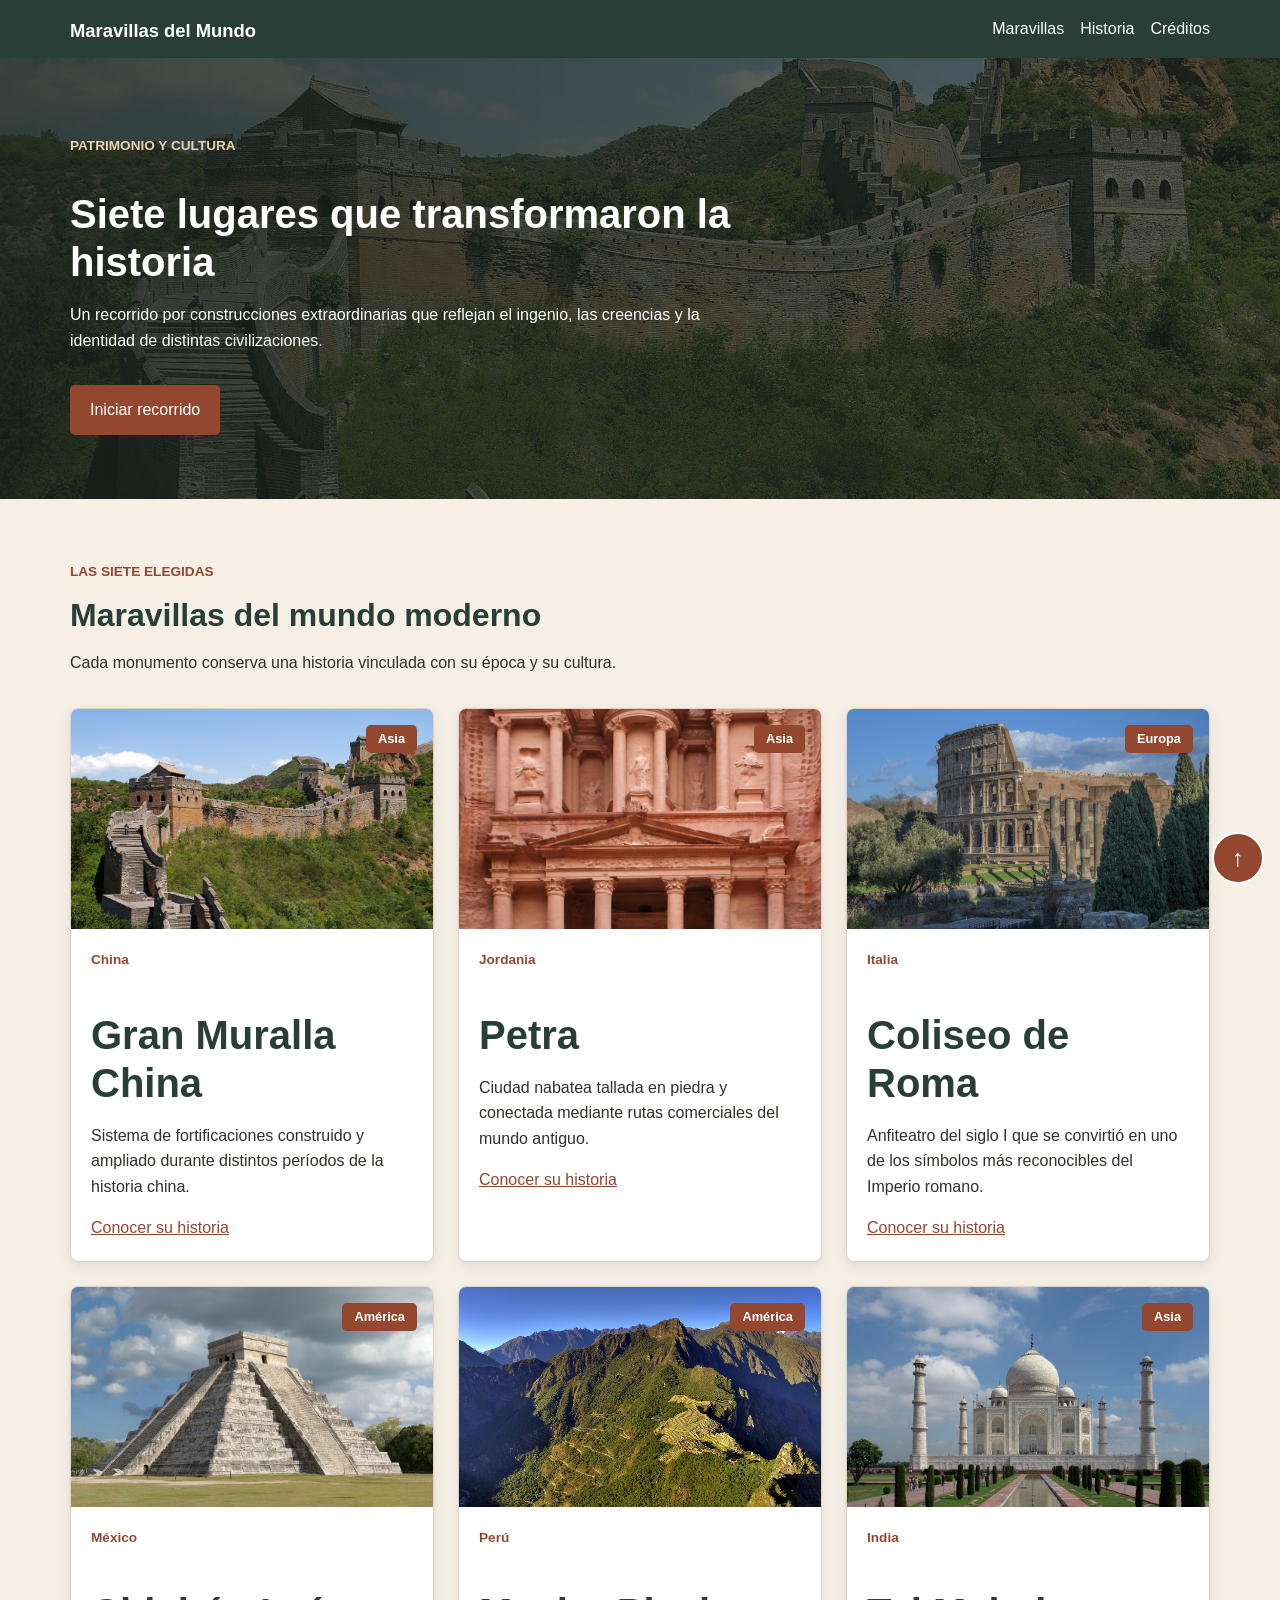
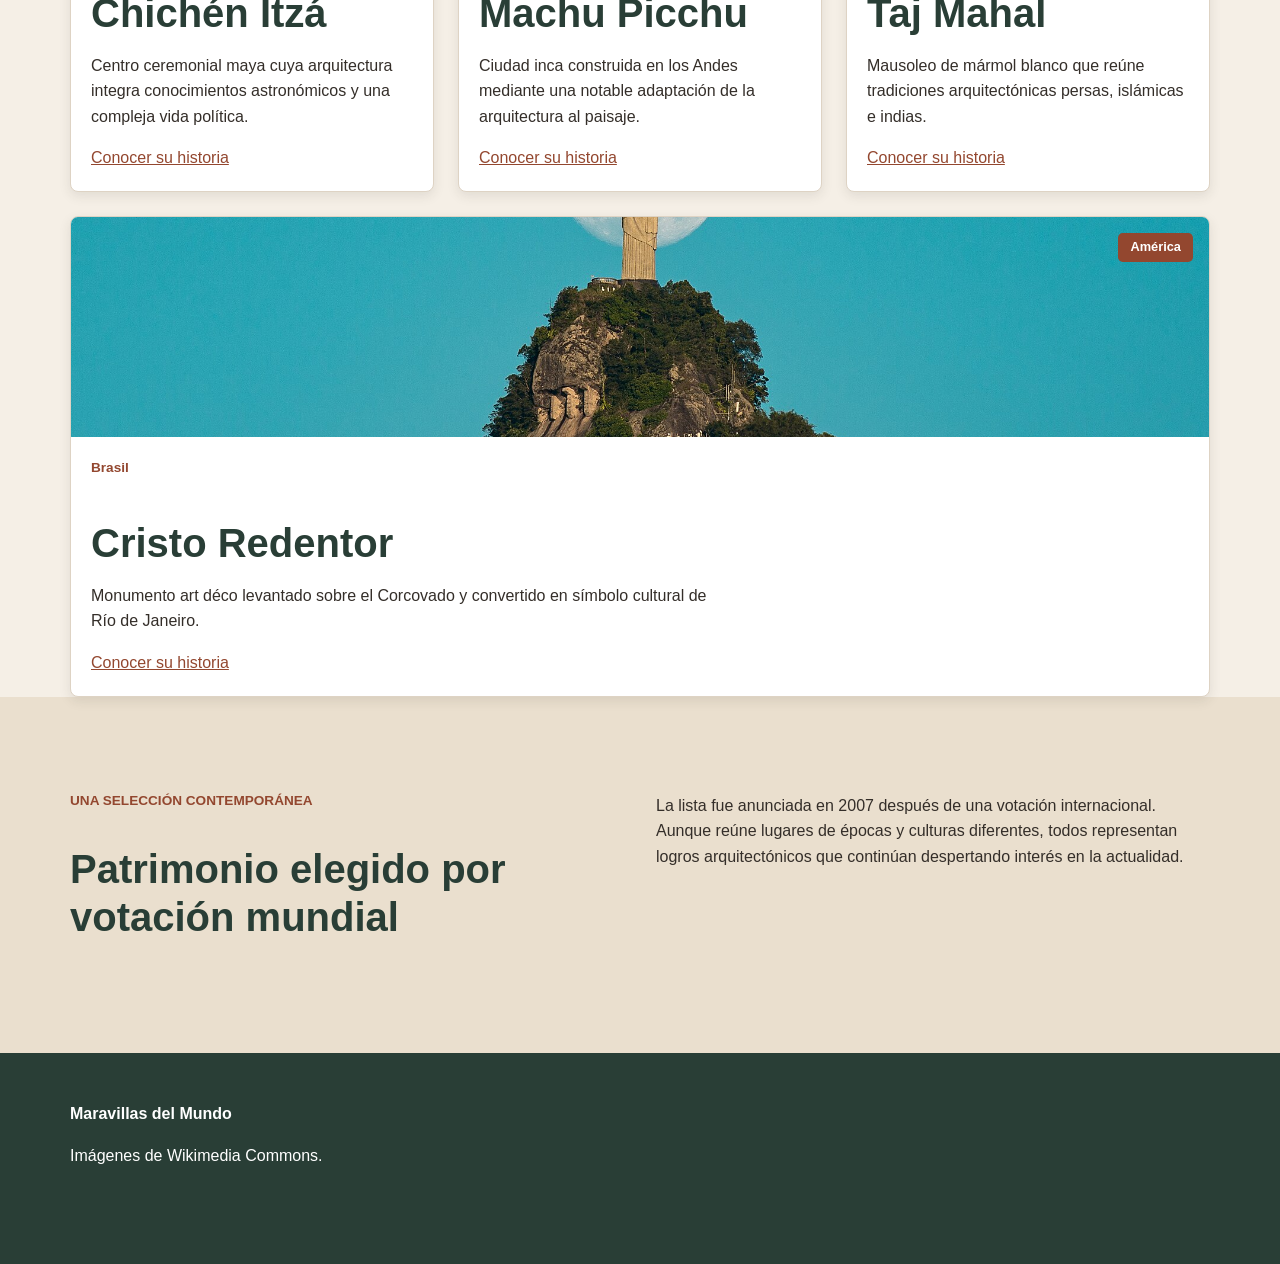
<file: Guia3/Guia3CSS/ejemplo1/index.html>
<!DOCTYPE html>
<html lang="es">
<head>
<meta charset="UTF-8">
<meta name="viewport" content="width=device-width, initial-scale=1.0">
<meta name="description" content="Recorrido visual por las siete maravillas del mundo moderno.">
<title>Maravillas del Mundo</title>
<link rel="stylesheet" href="css/style.css">
</head>
<body id="inicio">
<header class="encabezado-principal">
<div class="contenedor barra-navegacion">
<a class="marca" href="#inicio">Maravillas del Mundo</a>
<nav aria-label="Navegación principal">
<ul class="menu">
<li><a href="#maravillas">Maravillas</a></li>
<li><a href="#historia">Historia</a></li>
<li><a href="#creditos">Créditos</a></li>
</ul>
</nav>
</div>
</header>

<main>
<section class="presentacion">
<div class="contenedor presentacion-contenido">
<p class="sobretitulo">Patrimonio y cultura</p>
<h1>Siete lugares que transformaron la historia</h1>
<p>
Un recorrido por construcciones extraordinarias que reflejan el ingenio,
las creencias y la identidad de distintas civilizaciones.
</p>
<a class="boton-principal" href="#maravillas">Iniciar recorrido</a>
</div>
</section>

<section id="maravillas" class="seccion-maravillas contenedor">
<header class="titulo-seccion">
<p class="sobretitulo">Las siete elegidas</p>
<h2>Maravillas del mundo moderno</h2>
<p>Cada monumento conserva una historia vinculada con su época y su cultura.</p>
</header>

<div class="maravillas">
<article class="maravilla">
<div class="maravilla-imagen">
<span class="continente">Asia</span>
<img src="images/gran-muralla-china.jpg" alt="Tramo de la Gran Muralla China entre montañas">
</div>
<div class="maravilla-contenido">
<p class="ubicacion">China</p>
<h3>Gran Muralla China</h3>
<p>Sistema de fortificaciones construido y ampliado durante distintos períodos de la historia china.</p>
<a href="https://whc.unesco.org/en/list/438/" target="_blank" rel="noopener noreferrer">Conocer su historia</a>
</div>
</article>

<article class="maravilla">
<div class="maravilla-imagen">
<span class="continente">Asia</span>
<img src="images/petra.jpg" alt="Fachada de Al Khazneh excavada en la roca de Petra">
</div>
<div class="maravilla-contenido">
<p class="ubicacion">Jordania</p>
<h3>Petra</h3>
<p>Ciudad nabatea tallada en piedra y conectada mediante rutas comerciales del mundo antiguo.</p>
<a href="https://whc.unesco.org/en/list/326/" target="_blank" rel="noopener noreferrer">Conocer su historia</a>
</div>
</article>

<article class="maravilla">
<div class="maravilla-imagen">
<span class="continente">Europa</span>
<img src="images/coliseo-roma.jpg" alt="Vista exterior del Coliseo y el Foro Romano">
</div>
<div class="maravilla-contenido">
<p class="ubicacion">Italia</p>
<h3>Coliseo de Roma</h3>
<p>Anfiteatro del siglo I que se convirtió en uno de los símbolos más reconocibles del Imperio romano.</p>
<a href="https://whc.unesco.org/en/list/91/" target="_blank" rel="noopener noreferrer">Conocer su historia</a>
</div>
</article>

<article class="maravilla">
<div class="maravilla-imagen">
<span class="continente">América</span>
<img src="images/chichen-itza.jpg" alt="Templo de Kukulkán en Chichén Itzá">
</div>
<div class="maravilla-contenido">
<p class="ubicacion">México</p>
<h3>Chichén Itzá</h3>
<p>Centro ceremonial maya cuya arquitectura integra conocimientos astronómicos y una compleja vida política.</p>
<a href="https://whc.unesco.org/en/list/483/" target="_blank" rel="noopener noreferrer">Conocer su historia</a>
</div>
</article>

<article class="maravilla">
<div class="maravilla-imagen">
<span class="continente">América</span>
<img src="images/machu-picchu.jpg" alt="Ciudadela de Machu Picchu entre montañas">
</div>
<div class="maravilla-contenido">
<p class="ubicacion">Perú</p>
<h3>Machu Picchu</h3>
<p>Ciudad inca construida en los Andes mediante una notable adaptación de la arquitectura al paisaje.</p>
<a href="https://whc.unesco.org/en/list/274/" target="_blank" rel="noopener noreferrer">Conocer su historia</a>
</div>
</article>

<article class="maravilla">
<div class="maravilla-imagen">
<span class="continente">Asia</span>
<img src="images/taj-mahal.jpg" alt="Taj Mahal visto desde sus jardines">
</div>
<div class="maravilla-contenido">
<p class="ubicacion">India</p>
<h3>Taj Mahal</h3>
<p>Mausoleo de mármol blanco que reúne tradiciones arquitectónicas persas, islámicas e indias.</p>
<a href="https://whc.unesco.org/en/list/252/" target="_blank" rel="noopener noreferrer">Conocer su historia</a>
</div>
</article>

<article class="maravilla">
<div class="maravilla-imagen">
<span class="continente">América</span>
<img src="images/cristo-redentor.jpg" alt="Cristo Redentor sobre el cerro del Corcovado">
</div>
<div class="maravilla-contenido">
<p class="ubicacion">Brasil</p>
<h3>Cristo Redentor</h3>
<p>Monumento art déco levantado sobre el Corcovado y convertido en símbolo cultural de Río de Janeiro.</p>
<a href="https://whc.unesco.org/en/list/1100/" target="_blank" rel="noopener noreferrer">Conocer su historia</a>
</div>
</article>
</div>
</section>

<section id="historia" class="seccion-historia">
<div class="contenedor historia-contenido">
<div>
<p class="sobretitulo">Una selección contemporánea</p>
<h2>Patrimonio elegido por votación mundial</h2>
</div>
<p>
La lista fue anunciada en 2007 después de una votación internacional.
Aunque reúne lugares de épocas y culturas diferentes, todos representan
logros arquitectónicos que continúan despertando interés en la actualidad.
</p>
</div>
</section>
</main>

<a class="volver-arriba" href="#inicio" aria-label="Volver al inicio">↑</a>

<footer id="creditos" class="pie-pagina">
<div class="contenedor pie-contenido">
<p><strong>Maravillas del Mundo</strong></p>
<p>Imágenes de Wikimedia Commons.</p>
</div>
</footer>
</body>
</html>
</file>
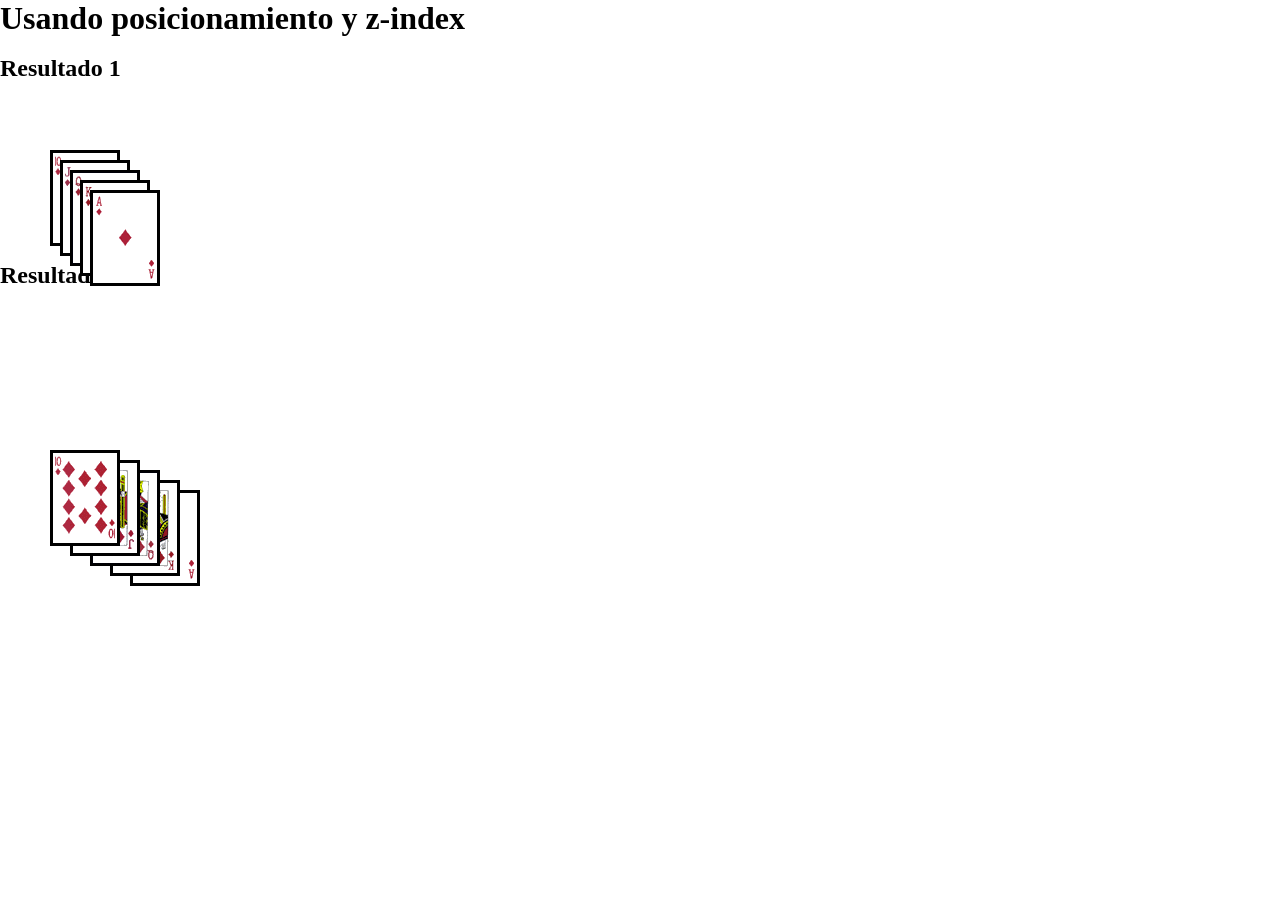
<file: Guia3/Guia3CSS/ejercicio/ejercicio.html>
<!DOCTYPE html>
	<html lang="es">
	<head>
	<title>Ejemplo Z-index</title>
	<link rel="stylesheet" href="css/estilo.css" type="text/css">
	</head>
	<body>
	<h1>Usando posicionamiento y z-index</h1>
	<br>
	<h2>Resultado 1</h2>
	<br>
	<div id="diez_de_diamantes">
	<img src="img/diamonds_10.gif" alt="diez de diamantes">
	</div>
	<div id="sota_de_diamantes">
	<img src="img/diamonds_jack.gif" alt="sota de diamantes">
	</div>
	<div id="reina_de_diamantes">
	<img src="img/diamonds_queen.gif" alt="reina de diamantes">
	</div>
	<div id="rey_de_diamantes">
	<img src="img/diamonds_king.gif" alt="rey de diamantes">
	</div>
	<div id="as_de_diamantes">
	<img src="img/diamonds_ace.gif" alt="as de diamantes">
	</div>
	<br><br><br><br><br><br><br><br><br>
	<h2>Resultado 2</h2>
	<div id="diez_de_diamantes2">
	<img src="img/diamonds_10.gif" alt="diez de diamantes">
	</div>
	<div id="sota_de_diamantes2">
	<img src="img/diamonds_jack.gif" alt="sota de diamantes">
	</div>
	<div id="reina_de_diamantes2">
	<img src="img/diamonds_queen.gif" alt="reina de diamantes">
	</div>
	<div id="rey_de_diamantes2">
	<img src="img/diamonds_king.gif" alt="rey de diamantes">
	</div>
	<div id="as_de_diamantes2">
	<img src="img/diamonds_ace.gif" alt="as de diamantes">
	</div>
	</body>
	</html>
</file>
<file: Guia3/Guia3CSS/ejemplo1/css/style.css>
/* Paso 3: paleta de colores mediante variables */
:root {
  --color-texto: #342e29;
  --color-fondo: #f5efe6;
  --color-principal: #293e36;
  --color-acento: #93472f;
  --color-superficie: #ffffff;
  --color-contraste: #ead1ad;
  --color-borde: #ded3c4;
  --color-fondo-secundario: #eadfce;
  --color-capa-inicial: rgba(25, 35, 29, 0.85);
  --color-capa-final: rgba(25, 35, 29, 0.65);
  --color-sombra: rgba(52, 46, 41, 0.10);
}

body {
  margin: 0;
  font-family: 'Segoe UI', Arial, sans-serif;
  line-height: 1.6;
  color: var(--color-texto);
  background-color: var(--color-fondo);

}

img {
  max-width: 100%;
  height: auto;
}

h1, h2, h3 {
  line-height: 1.2;
  max-width: 760px;
  margin-bottom: 1rem;
  font-size: 2.5rem;
}

p {
  max-width: 640px;
}

h2, h3 {
  color: var(--color-principal);
}

a {
  color: var(--color-acento);
}

a:hover, a:focus-visible {
  color: var(--color-principal);
}

.contenedor {
  width: 90%;
  max-width: 1140px;
  margin: 0 auto;
}

.encabezado-principal {
  color: var(--color-superficie);
  background-color: var(--color-principal);
  position: sticky;
  top: 0;
  z-index: 100;
}

.marca {
  color: var(--color-superficie);
  font-size: 1.15rem;
  font-weight: bold;
  text-decoration: none;
  margin-bottom: 0.7rem;
}

.barra-navegacion a:hover, .barra-navegacion a:focus-visible {
  color: var(--color-contraste);
}

.barra-navegacion {
  display: flex;
  justify-content: space-between;
  align-items: center;
  flex-wrap: wrap;
  gap: 0.75rem 2rem;
  padding-top: 1rem;
}

.menu {
  margin: 0;
  padding: 0;
  list-style-type: none;
  display: flex;
  gap: 1rem;
  margin-bottom: 1rem;
  flex-wrap: wrap;
}

.menu a {
  color: var(--color-superficie);
  text-decoration: none;
}

.presentacion {
  padding: 4rem 0;
  color: var(--color-superficie);
  background-color: var(--color-principal);
  background-image: url("../images/gran-muralla-china.jpg");
  background-size: cover;
  background-position: center;
  background-image: linear-gradient(to right, var(--color-capa-inicial), var(--color-capa-final)), url("../images/gran-muralla-china.jpg")
}

.presentacion h1 {
  max-width:760px;
  margin-bottom: 1rem;
  font-size: 2.5rem;
}

.presentacion p {
  max-width: 640px;
}

.sobretitulo {
  font-size: 0.85rem;
  font-weight: bold;
  text-transform: uppercase;
  color: var(--color-acento);
}

.presentacion .sobretitulo {
  color: var(--color-contraste);
}

.boton-principal {
  display: inline-block;
  margin-top: 1rem;
  padding: 0.75rem 1.25rem;
  color: white;
  background-color: var(--color-acento);
  border-radius: 0.3rem;
  text-decoration: none;
}

.boton-principal:hover, .boton-principal:focus-visible {
  background-color: var(--color-contraste);
  color: var(--color-principal);
}

.seccion-maravillas {
  padding-top: 3rem;
}

.titulo-seccion {
  max-width: 680px;
  margin-bottom: 2rem;
}

.titulo-seccion h2 {
  margin: 0 0 0.75rem;
  font-size: 2rem;
}

.maravillas {
  display: flex;
  flex-wrap: wrap;
  gap: 1.5rem;
  flex-direction: row;
}

.maravilla {
  flex: 1 1 300px;
  flex-wrap: wrap;
  flex-direction: column;
  flex-grow: 1;
  background-color: var(--color-superficie);
  border: 1px solid var(--color-borde);
  border-radius: 0.5rem;
  box-shadow: 0 4px 12px var(--color-sombra);
  overflow: hidden;
}

.maravilla img {
  display: block;
  width: 100%;
  height: 220px;
  object-fit: cover;
  position: relative;
}

.maravilla a {
  margin-top: auto;
  align-items: flex-start
}

.maravilla-contenido {
  padding: 1.25rem;
  flex: 1 1 auto;
  flex-direction: column;
  flex-grow: 1;
}

.maravilla-imagen {
  position: relative;
}

.ubicacion {
  margin: 0;
  font-size: 0.85rem;
  font-weight: bold;
  color: var(--color-acento);
}

.ubicacion h3 {
  font-size: 1.35rem;
  margin: 0.25rem 0 0.75rem;
}

.ubicacion a {
  font-weight: bold;
}

.continente {
  position: absolute;
  color: var(--color-superficie);
  font-weight: bolder;
  top: 1rem;
  right: 1rem;
  z-index: 1;
  padding: 0.25rem 0.75rem;
  background-color: var(--color-acento);
  border-radius: 0.3rem;
  font-size: 0.8rem;
}

.volver-arriba {
  position: fixed;
  right: 1rem;
  bottom: 1rem;
  z-index: 20;
  display: flex;
  justify-content: center;
  align-items: center;
  width: 48px;
  height: 48px;
  color: var(--color-superficie);
  background-color: var(--color-acento);
  border: 2px solid var(--color-superficie);
  border-radius: 50%;
  font-size: 1.5rem;
  text-decoration: none;
}

.seccion-historia {
  padding-top: 3rem;
  background-color: var(--color-fondo-secundario);
  display: flex;
  flex-wrap: wrap;
  flex-grow: 1;
}

.historia-contenido {
  display: grid;
  grid-template-columns: 1fr 1fr;
  column-gap: 2rem;
  align-items:start;
  width: 100%;
  margin-top: 2rem;
  margin-bottom: 6rem;
}

.pie-pagina {
  padding: 2rem 0 5rem;
  color: var(--color-superficie);
  background-color: var(--color-principal);
}
</file>
<file: Guia3/Guia3CSS/ejercicio/css/estilo.css>
* {
    box-sizing: border-box;
    margin: 0;
    padding: 0;
}

#diez_de_diamantes {
    position: absolute;
    top: 150px;
    left: 50px;
    z-index: 1;
}

#sota_de_diamantes {
    position: absolute;
    top: 160px;
    left: 60px;
    z-index: 2;
}

#reina_de_diamantes {
    position: absolute;
    top: 170px;
    left: 70px;
    z-index: 3;
}

#rey_de_diamantes {
    position: absolute;
    top: 180px;
    left: 80px;
    z-index: 4;
}

#as_de_diamantes {
    position: absolute;
    top: 190px;
    left: 90px;
    z-index: 5;
}


#diez_de_diamantes2 {
    position: absolute;
    top: 450px;
    left: 50px;
    z-index: 5;
}

#sota_de_diamantes2 {
    position: absolute;
    top: 460px;
    left: 70px;
    z-index: 4;
}

#reina_de_diamantes2 {
    position: absolute;
    top: 470px;
    left: 90px;
    z-index: 3;
}

#rey_de_diamantes2 {
    position: absolute;
    top: 480px;
    left: 110px;
    z-index: 2;
}

#as_de_diamantes2 {
    position: absolute;
    top: 490px;
    left: 130px;
    z-index: 1;
}
</file>
